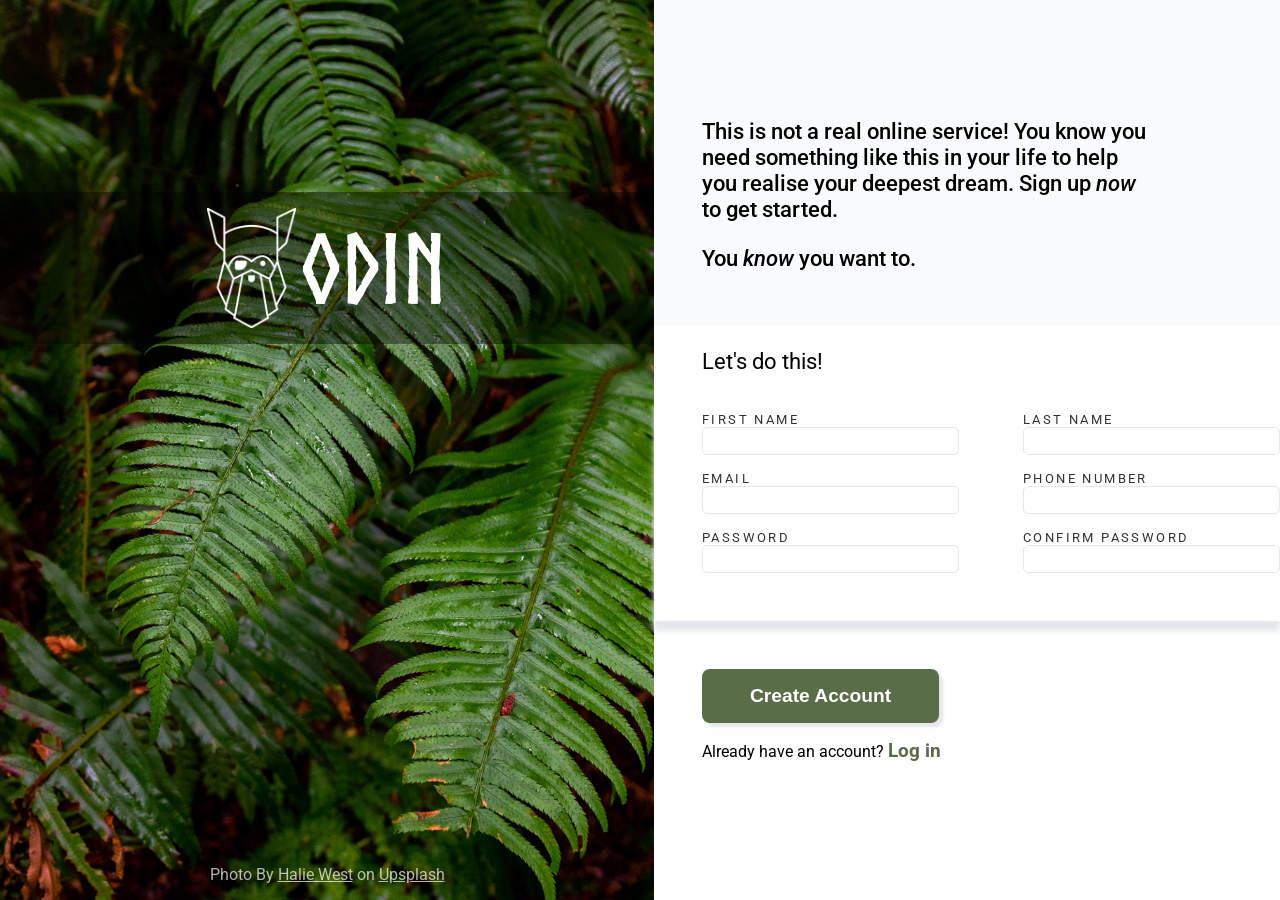
<file: index.html>
<!DOCTYPE html>
<html lang="en">
<head>
    <meta charset="UTF-8">
    <meta http-equiv="X-UA-Compatible" content="IE=edge">
    <meta name="viewport" content="width=device-width, initial-scale=1.0">
    <link rel="preconnect" href="https://fonts.googleapis.com">
    <link rel="preconnect" href="https://fonts.gstatic.com" crossorigin>
    <link href="https://fonts.googleapis.com/css2?family=Roboto:wght@400;500&display=swap" rel="stylesheet">
    <link rel="stylesheet" href="style.css">
    <title>Sign Up</title>
</head>
<body>
    <div id="hero">
        <div id="hero-body">
            <img src="assets/odin-lined.png" alt="Odin Project logo" id="hero-logo">
            <span id="hero-logo-text">Odin</span>
        </div>
        <div id="hero-credit">Photo By 
            <a href="https://unsplash.com/@haliewestphoto?utm_source=unsplash&utm_medium=referral&utm_content=creditCopyText">Halie West</a>
            on 
            <a href="https://unsplash.com/?utm_source=unsplash&utm_medium=referral&utm_content=creditCopyText">Upsplash</a>
        </div>
        
    </div>
    <div id="content">
        <div id="description">
            <p>
                This is not a real online service! You know you need something like this 
                in your life to help you realise your deepest dream. Sign up <em>now</em> to get started.
            </p>
            <p>You <em>know</em> you want to.</p>
        </div>

        <div id="signup">
            <p id="signup-header">Let's do this!</p>

            <form id="signup-form" action="http://httpbin.org/post" method="post">
                <div id="signup-fields">
                    <div class="signup-fields-group">
                        <div class="signup-field">
                            <label for="firstname">First Name</label>
                            <input type="text" name="firstname" id="firstname" minlength="2" size="30" required>
                        </div>
                        <div class="signup-field">
                            <label for="lastname">last Name</label>
                            <input type="text" name="lastname" id="lastname" minlength="2" size="30" required>
                        </div>
                    </div>

                    <div class="signup-fields-group">
                        <div class="signup-field">
                            <label for="email">Email</label>
                            <input type="email" name="email" id="email" size="30" required>
                        </div>
                        <div class="signup-field">
                            <label for="phone_number">Phone Number</label>
                            <input type="text" name="phone_number" size="30" id="phone_number">
                        </div>
                    </div>

                    <div class="signup-fields-group">
                        <div class="signup-field">
                            <label for="password">Password</label>
                            <input type="password" name="password" id="password" size="30" required>
                        </div>
                        <div class="signup-field">
                            <label for="confirm_password">Confirm Password</label>
                            <input type="password" name="confirm_password" id="confirm_password" size="30" required>
                        </div>
                    </div>
                </div>

                <div id="signup-submit">
                    <button type="submit">Create Account</button>
                    <p>Already have an account? <a href="#">Log in</a></p>
                </div>
            </form>
        </div>
    </div>
</body>
</html>
</file>
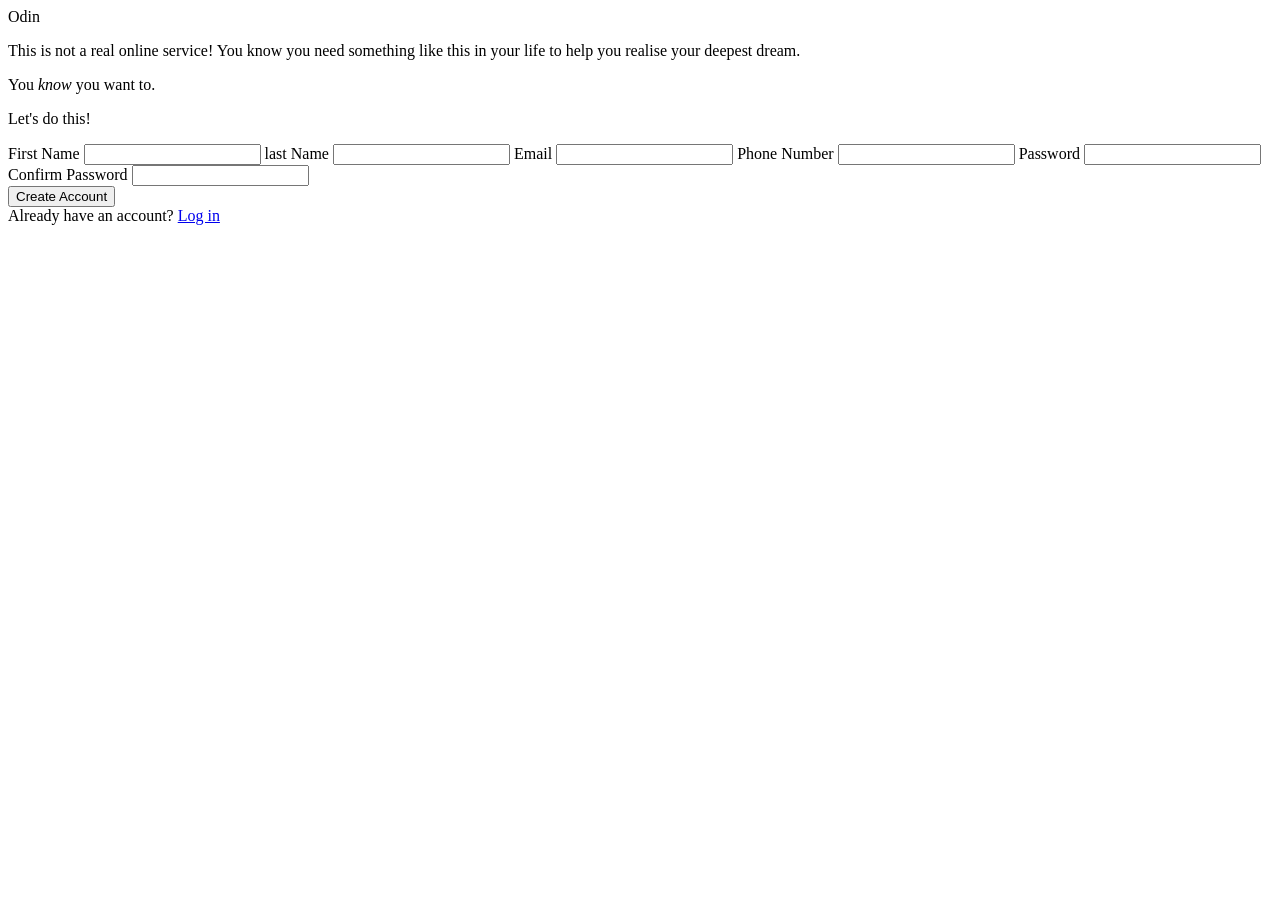
<file: signup-form/signup.html>
<!DOCTYPE html>
<html lang="en">
<head>
    <meta charset="UTF-8">
    <meta http-equiv="X-UA-Compatible" content="IE=edge">
    <meta name="viewport" content="width=device-width, initial-scale=1.0">
    <title>Sign Up</title>
</head>
<body>
    <div id="hero">
        <div id="hero-background"></div>
        <div id="hero-logo"></div>
        <div id="hero-text">Odin</div>
    </div>
    <div id="content">
        <div id="description">
            <p>
                This is not a real online service! You know you need something like this 
                in your life to help you realise your deepest dream.
            </p>
            <p>You <em>know</em> you want to.</p>
        </div>
        <form id="signup" action="http://httpbin.org/post" method="post">
            <p id="signup-header">Let's do this!</p>

            <div id="signup-form-fields">
                <label for="firstname">First Name</label>
                <input type="text" name="firstname" id="firstname" minlength="2" required>
                <label for="lastname">last Name</label>
                <input type="text" name="lastname" id="lastname" minlength="2" required>
                <label for="email">Email</label>
                <input type="email" name="email" id="email" required>
                <label for="phone_number">Phone Number</label>
                <input type="number" name="phone_number" id="phone_number">
                <label for="password">Password</label>
                <input type="password" name="password" id="password">
                <label for="confirm_password">Confirm Password</label>
                <input type="password" name="confirm_password" id="confirm_password">
            </div>

            <div id="signup-button">
                <button type="submit">Create Account</button>
            </div>
        </form>
        <footer>
            Already have an account? <a href="#">Log in</a>
        </footer>
    </div>
</body>
</html>
</file>
<file: style.css>
@font-face {
    font-family: "Norse-Bold";
    src: url("assets/Norse-Bold.otf");
}

:root {
    --main-content-padding-left: 3rem;
    box-sizing: border-box;
    
}

body {
    margin: 0;
    padding: 0;
    min-height: 100vh;
    display: flex;
    font-family: "Roboto", sans-serif;
    flex-wrap: wrap;
}

#hero {
    max-width: 850px;
    flex: 1 0 auto;
    /* Make whole image visible. Credit:
    Gustavo Henrique Bruno dos Santos @ https://github.com/gefgu/odin-sign-up-form 
    */
    background-image: url("assets/halie-west-25xggax4bSA-unsplash.jpg");
    background-position: center center;
    background-size:cover;

    display: flex;
    flex-direction: column;
    align-items: center;
}

#hero-body {
    margin-top: 12rem;
    width: 100%;
    display: flex;
    justify-content: center;
    align-items: center;
    padding: 1rem 0;
    gap: .3rem;
    background-color: rgba(0, 0, 0, 0.4);
}

#hero-logo {
    height: 120px;
    width: auto;
}

#hero-logo-text {
    font-family: "Norse-Bold";
    font-size: 6rem;
    color: white;
    text-transform: uppercase;
}

#hero-credit {
    position: absolute;
    bottom: 1rem;
    width: 100%;
    color: white;
    text-align: center;
    opacity: 0.7;
}

#hero-credit a {
    color: inherit;
}

#content {
    flex: 1;
    flex-wrap: wrap;
    display: flex;
    flex-direction: column;
}

#description {
    background-color: #f9fafb;
    padding: 6rem 8rem 2rem var(--main-content-padding-left);
    font-size: 1.4rem;
    font-weight: 500;
}

#signup-header {
    font-size: 1.4rem;
    padding-left: var(--main-content-padding-left);
}

#signup-fields {
    display: flex;
    flex-direction: column;
    gap: 1rem;
    box-shadow: 0 10px 5px #E5E7EB;
}

#signup-form > * {
    padding: 1rem 0 3rem var(--main-content-padding-left);
}

#signup-fields label {
    text-transform: uppercase;
    font-size: 0.8rem;
    letter-spacing: .15rem;
    opacity: 0.8;
}

#signup-fields input {
    line-height: 150%;
    padding: 3px 3px;
    border-radius: 5px;
    border: 1px solid #E5E7EB;
    outline: none;
}

#signup-fields input:focus {
    border-color: rgb(0, 128, 255);
    outline: none;
    box-shadow: 3px 2px 5px #E5E7EB;
}

.signup-fields-group {
    display: flex;
    gap: 4rem;
}

.signup-field {
    display: flex;
    flex-direction: column;
}

#signup-submit {
    margin-top: 2rem;
}

#signup-submit button {
    padding: 1rem 3rem;
    background: #596D48;
    color: white;
    font-weight: bold;
    font-size: 1.2rem;
    border-radius: 8px;
    border: none;
    box-shadow: 4px 4px 3px #E5E7EB;
}

#signup-submit button:hover {
    background-color: #2b442c;
}

#signup-submit > p > a {
    text-decoration: none;
    color: #596D48;
    font-size: 1.2rem;
    font-weight: bold;
}
</file>
